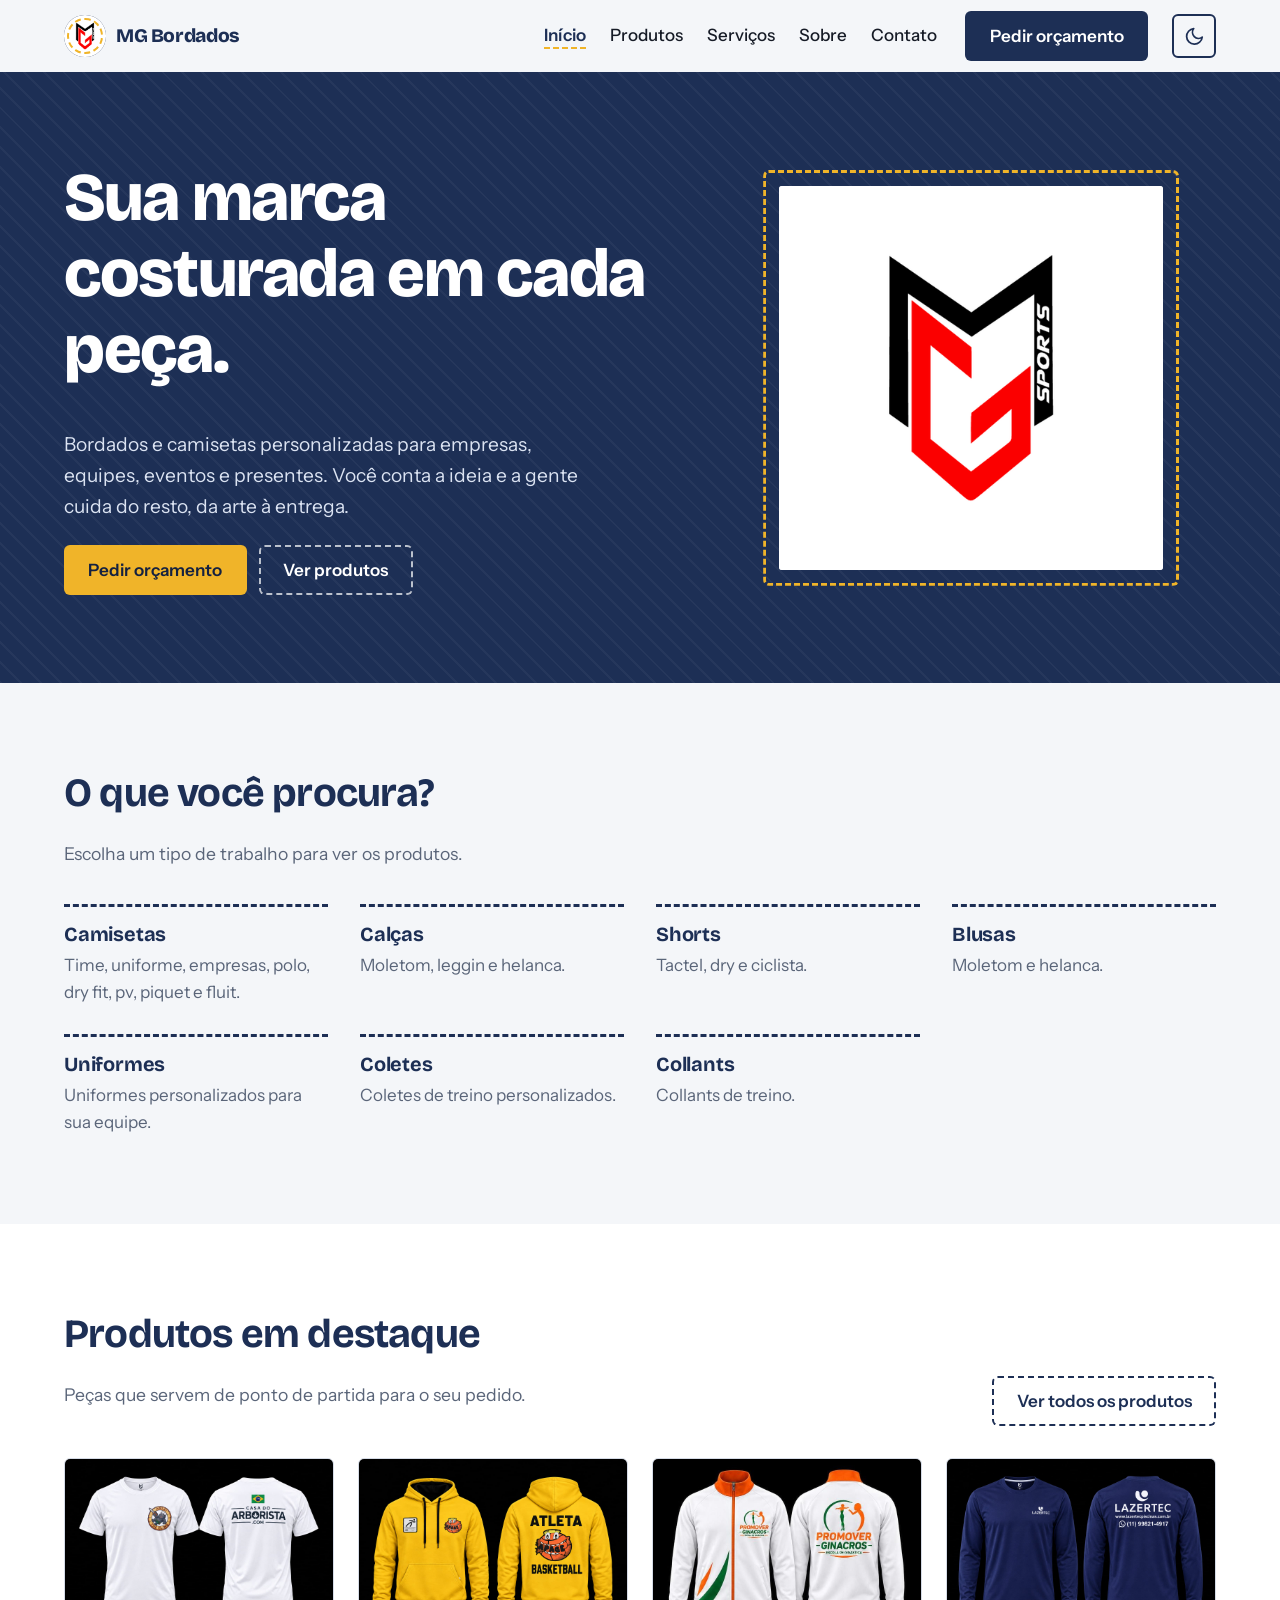
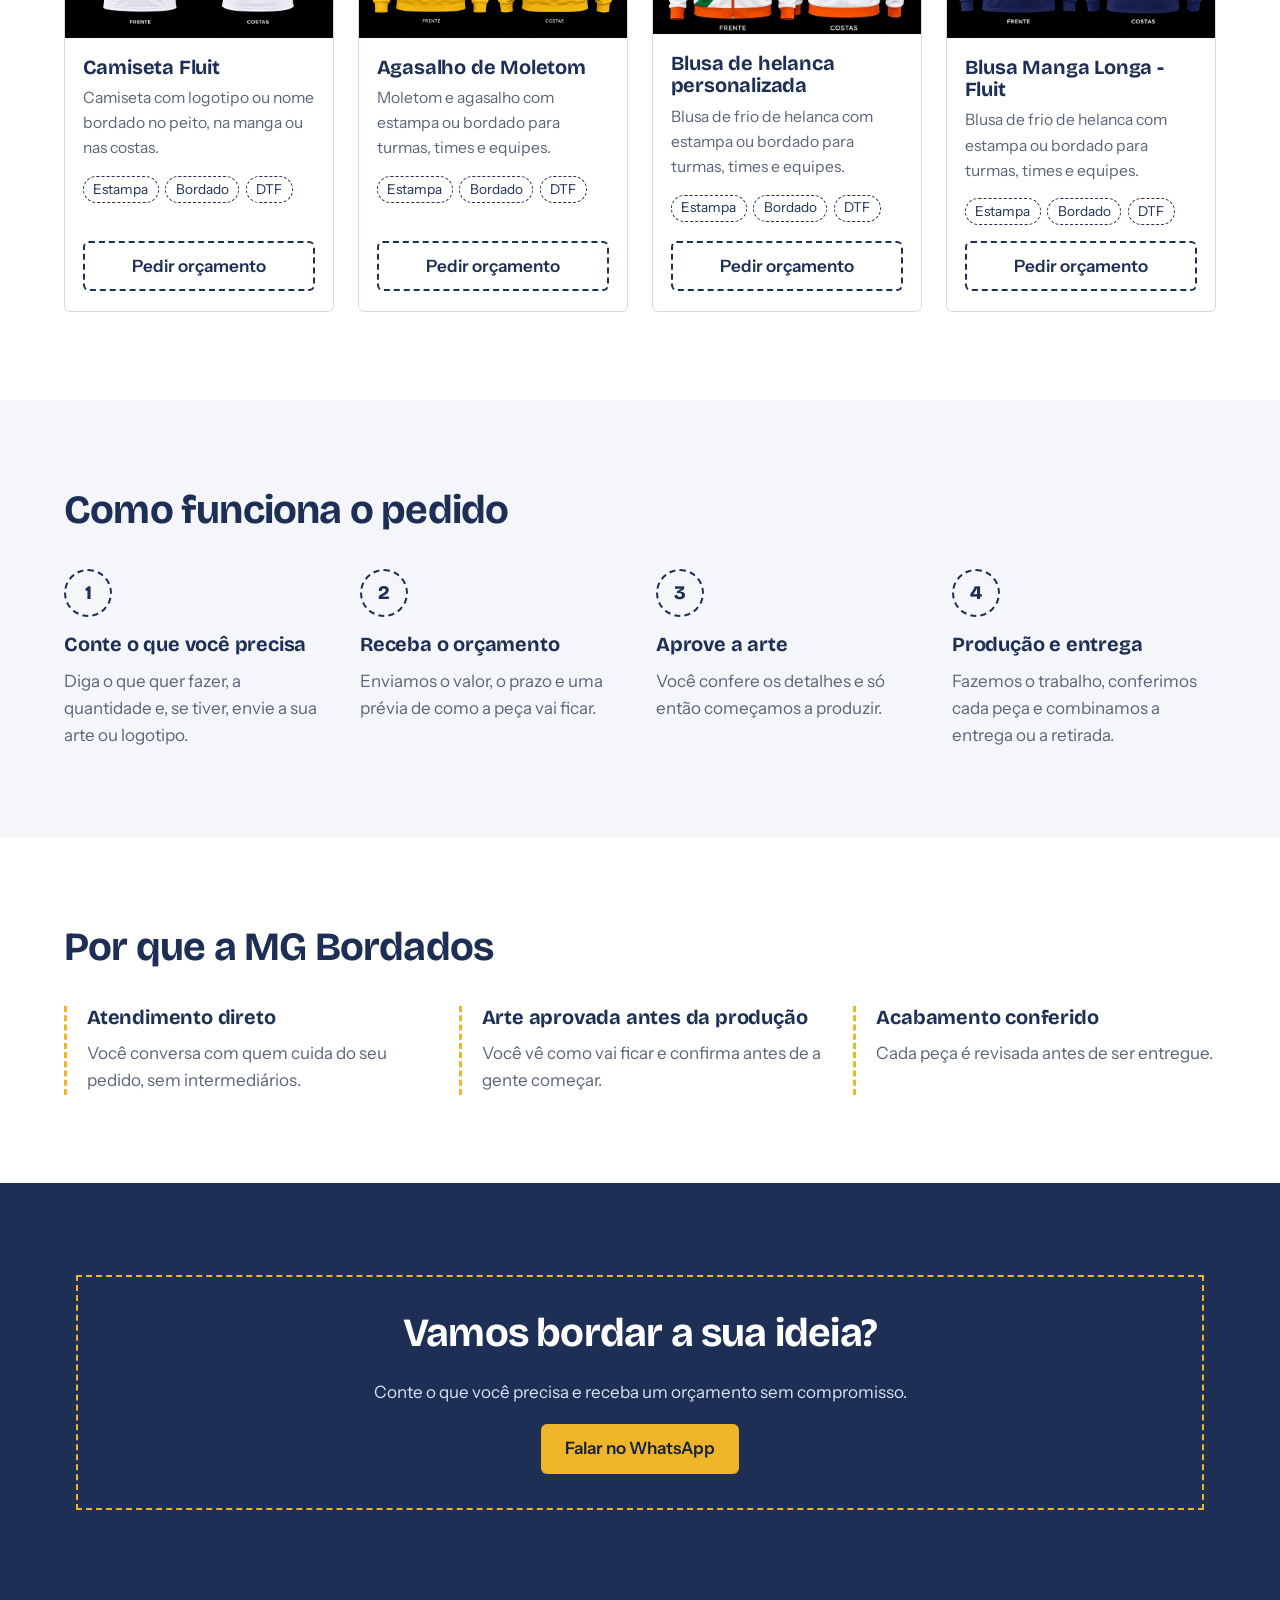
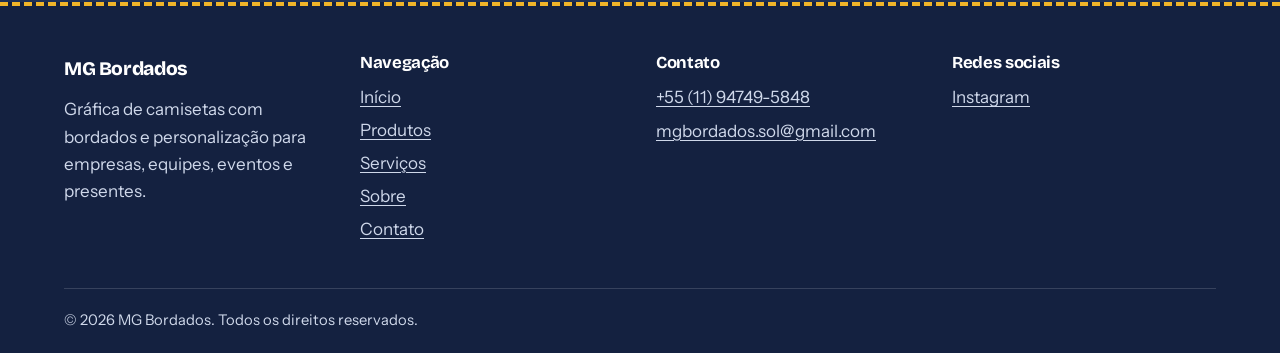
<file: index.html>
<!DOCTYPE html>
<html lang="pt-BR">
<head>
  <meta charset="utf-8">
  <meta name="viewport" content="width=device-width, initial-scale=1">
  <title>MG Bordados</title>
  <meta name="description" content="">
  <meta name="color-scheme" content="light dark">
  <script>try{var t=localStorage.getItem("mg-tema");if(t!=="claro"&&t!=="escuro")t=matchMedia("(prefers-color-scheme: dark)").matches?"escuro":"claro";document.documentElement.dataset.tema=t}catch(e){}</script>
  <link rel="icon" href="imagens/padrao.svg" type="image/svg+xml">
  <link rel="preconnect" href="https://fonts.googleapis.com">
  <link rel="preconnect" href="https://fonts.gstatic.com" crossorigin>
  <link rel="stylesheet" href="https://fonts.googleapis.com/css2?family=Bricolage+Grotesque:wght@600;700;800&family=Instrument+Sans:wght@400;500;600&display=swap">
  <link rel="stylesheet" href="css/estilo.css">
</head>
<body data-pagina="home">
  <a class="pular" href="#conteudo" id="pular"></a>
  <header class="cabecalho" id="cabecalho"></header>
  <main id="conteudo" tabindex="-1"></main>
  <footer class="rodape" id="rodape"></footer>
  <noscript><p class="aviso-js">Este site precisa do JavaScript ativado para mostrar o conteúdo.</p></noscript>
  <script src="js/app.js" defer></script>
</body>
</html>
</file>
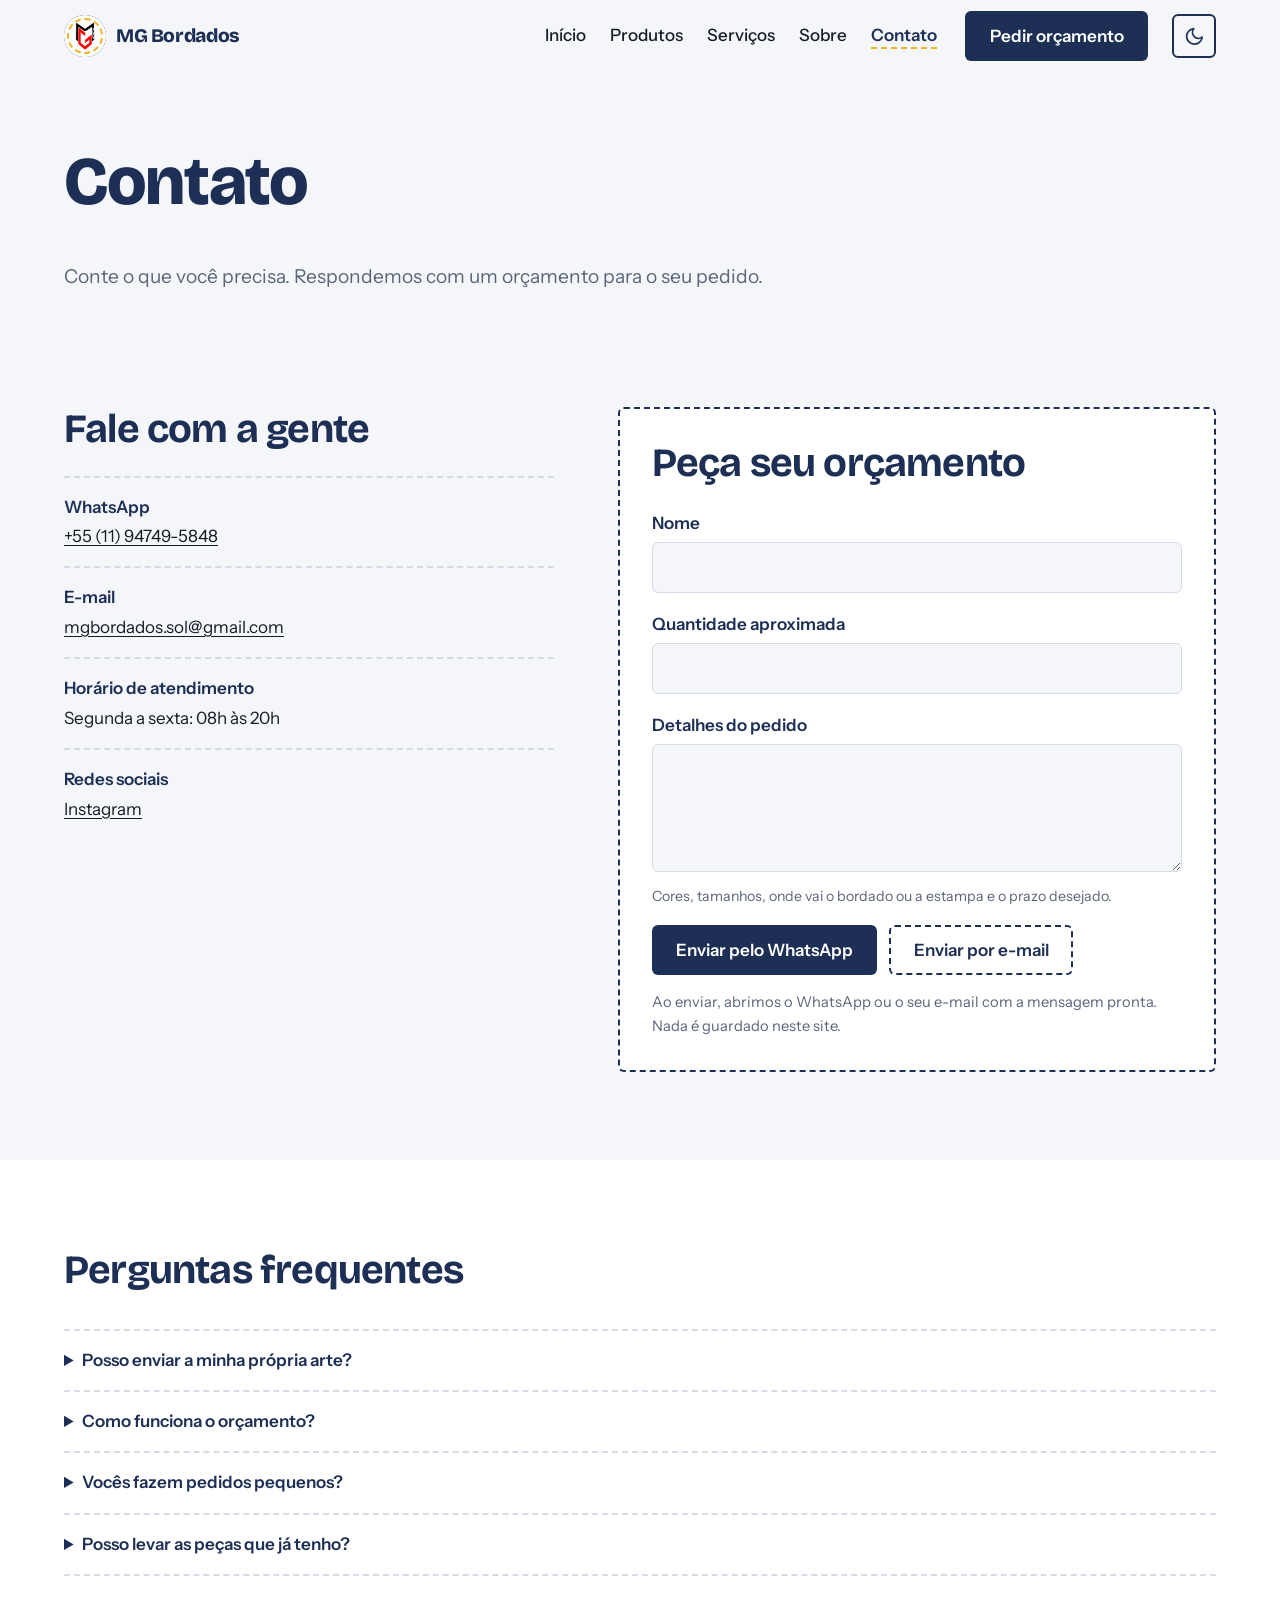
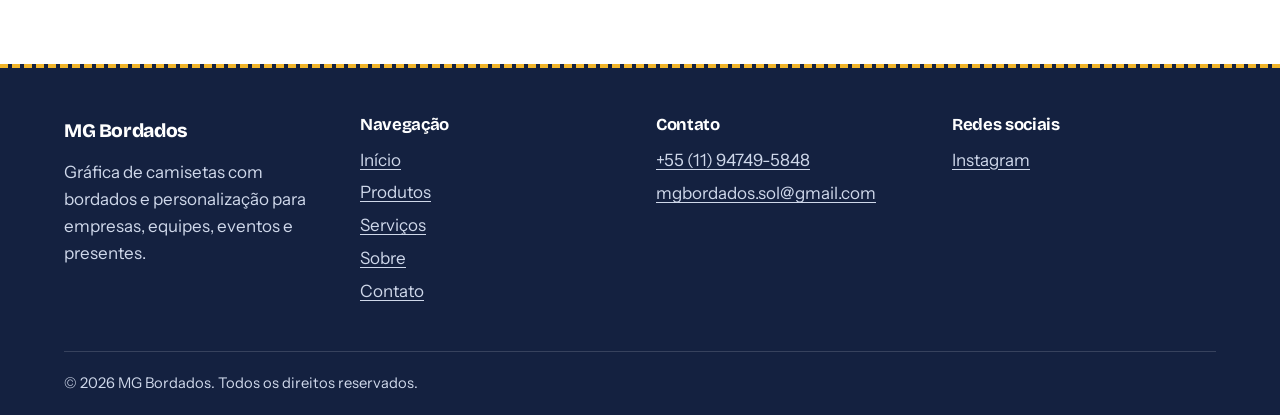
<file: contato.html>
<!DOCTYPE html>
<html lang="pt-BR">
<head>
  <meta charset="utf-8">
  <meta name="viewport" content="width=device-width, initial-scale=1">
  <title>MG Bordados</title>
  <meta name="description" content="">
  <meta name="color-scheme" content="light dark">
  <script>try{var t=localStorage.getItem("mg-tema");if(t!=="claro"&&t!=="escuro")t=matchMedia("(prefers-color-scheme: dark)").matches?"escuro":"claro";document.documentElement.dataset.tema=t}catch(e){}</script>
  <link rel="icon" href="imagens/padrao.svg" type="image/svg+xml">
  <link rel="preconnect" href="https://fonts.googleapis.com">
  <link rel="preconnect" href="https://fonts.gstatic.com" crossorigin>
  <link rel="stylesheet" href="https://fonts.googleapis.com/css2?family=Bricolage+Grotesque:wght@600;700;800&family=Instrument+Sans:wght@400;500;600&display=swap">
  <link rel="stylesheet" href="css/estilo.css">
</head>
<body data-pagina="contato">
  <a class="pular" href="#conteudo" id="pular"></a>
  <header class="cabecalho" id="cabecalho"></header>
  <main id="conteudo" tabindex="-1"></main>
  <footer class="rodape" id="rodape"></footer>
  <noscript><p class="aviso-js">Este site precisa do JavaScript ativado para mostrar o conteúdo.</p></noscript>
  <script src="js/app.js" defer></script>
</body>
</html>
</file>
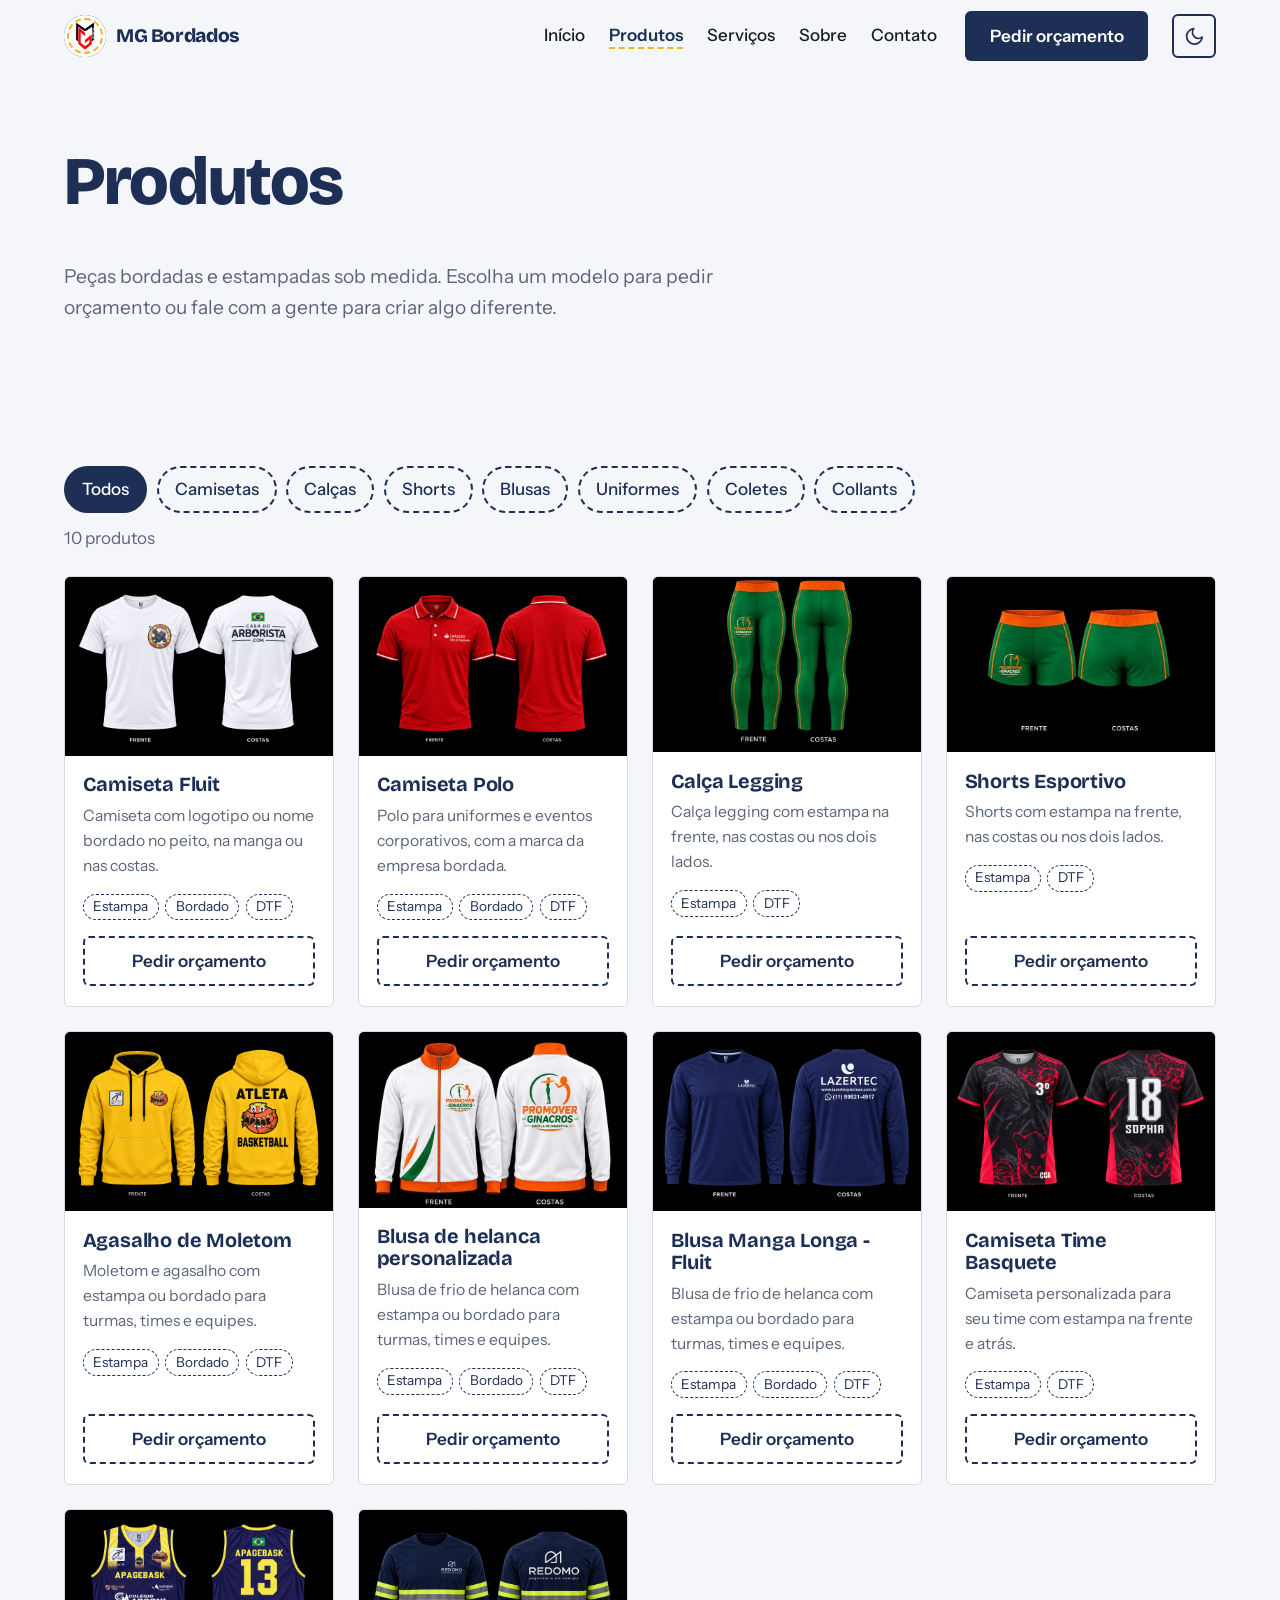
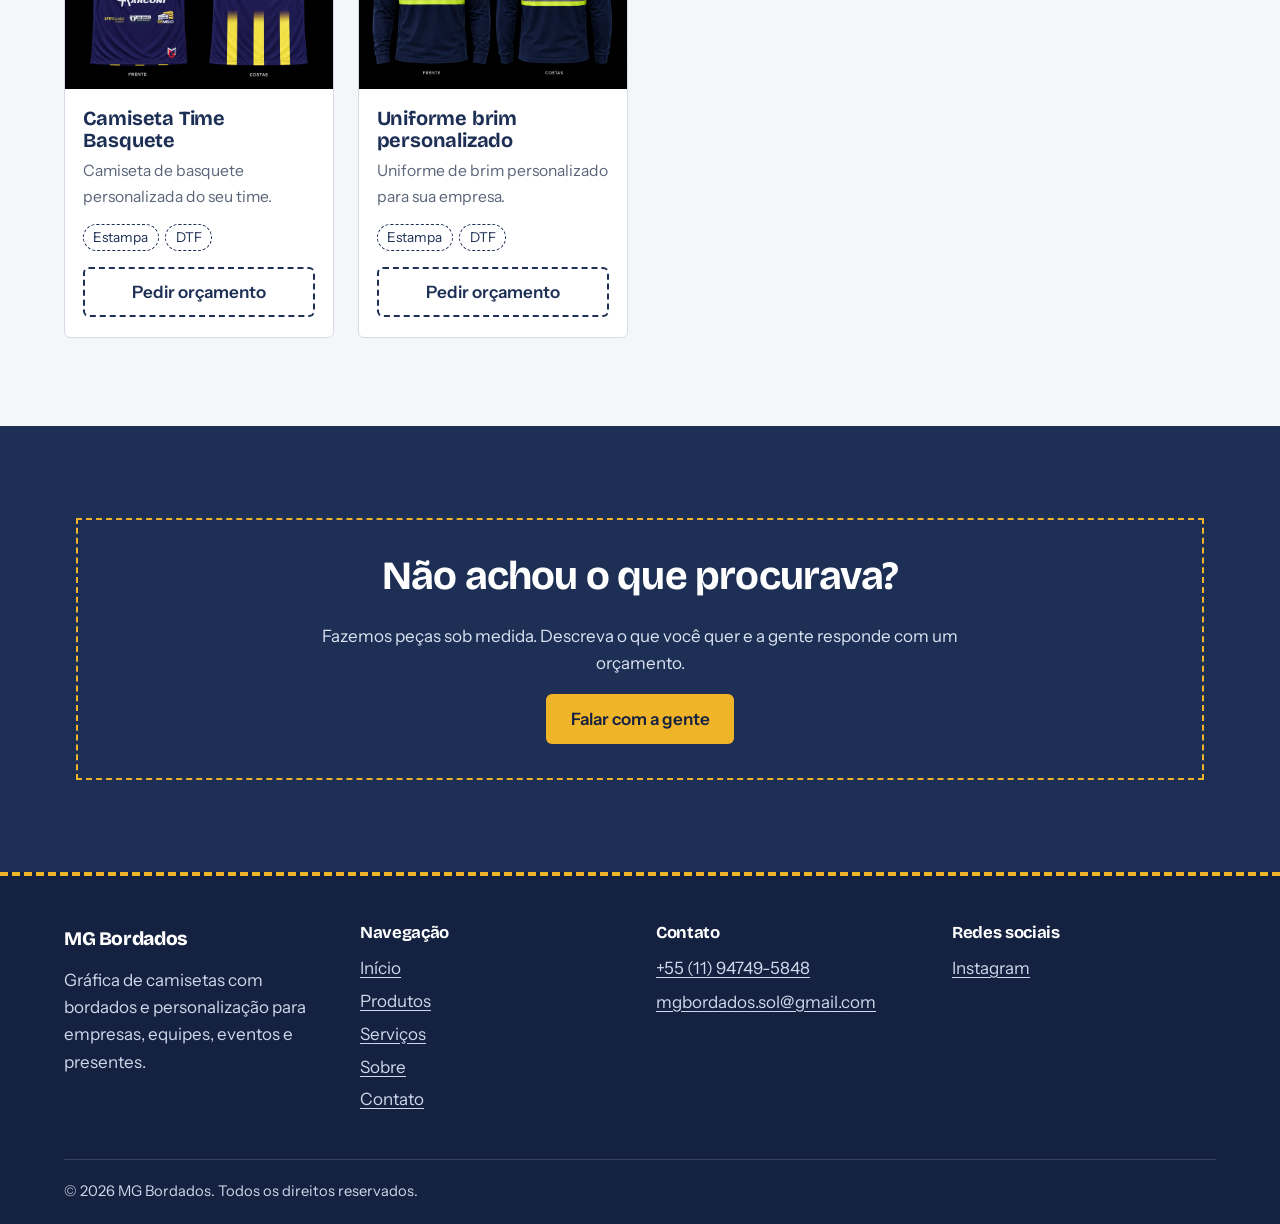
<file: produtos.html>
<!DOCTYPE html>
<html lang="pt-BR">
<head>
  <meta charset="utf-8">
  <meta name="viewport" content="width=device-width, initial-scale=1">
  <title>MG Bordados</title>
  <meta name="description" content="">
  <meta name="color-scheme" content="light dark">
  <script>try{var t=localStorage.getItem("mg-tema");if(t!=="claro"&&t!=="escuro")t=matchMedia("(prefers-color-scheme: dark)").matches?"escuro":"claro";document.documentElement.dataset.tema=t}catch(e){}</script>
  <link rel="icon" href="imagens/padrao.svg" type="image/svg+xml">
  <link rel="preconnect" href="https://fonts.googleapis.com">
  <link rel="preconnect" href="https://fonts.gstatic.com" crossorigin>
  <link rel="stylesheet" href="https://fonts.googleapis.com/css2?family=Bricolage+Grotesque:wght@600;700;800&family=Instrument+Sans:wght@400;500;600&display=swap">
  <link rel="stylesheet" href="css/estilo.css">
</head>
<body data-pagina="produtos">
  <a class="pular" href="#conteudo" id="pular"></a>
  <header class="cabecalho" id="cabecalho"></header>
  <main id="conteudo" tabindex="-1"></main>
  <footer class="rodape" id="rodape"></footer>
  <noscript><p class="aviso-js">Este site precisa do JavaScript ativado para mostrar o conteúdo.</p></noscript>
  <script src="js/app.js" defer></script>
</body>
</html>
</file>
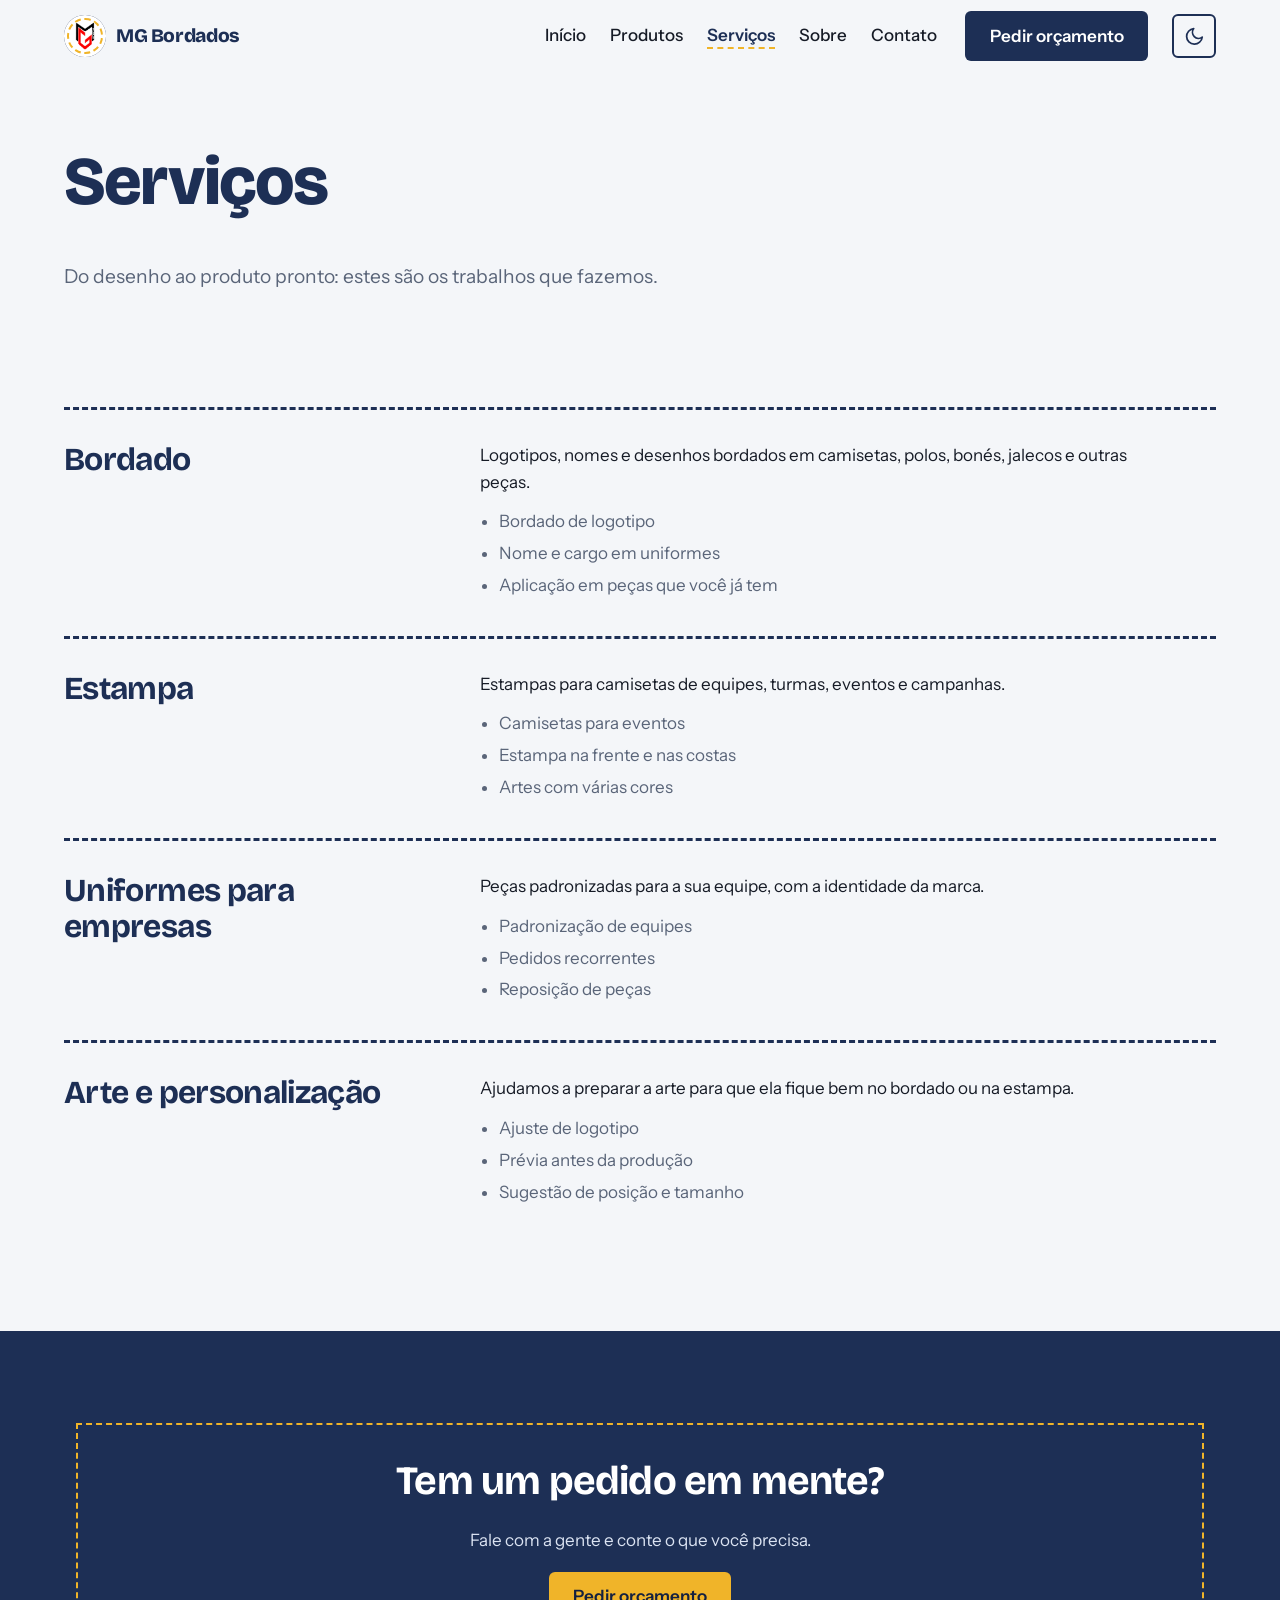
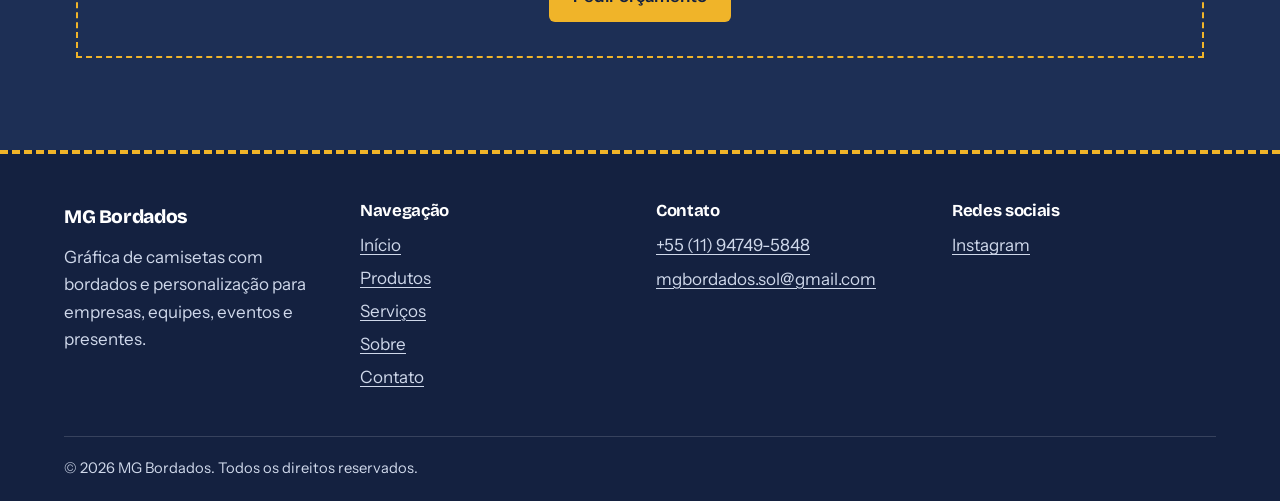
<file: servicos.html>
<!DOCTYPE html>
<html lang="pt-BR">
<head>
  <meta charset="utf-8">
  <meta name="viewport" content="width=device-width, initial-scale=1">
  <title>MG Bordados</title>
  <meta name="description" content="">
  <meta name="color-scheme" content="light dark">
  <script>try{var t=localStorage.getItem("mg-tema");if(t!=="claro"&&t!=="escuro")t=matchMedia("(prefers-color-scheme: dark)").matches?"escuro":"claro";document.documentElement.dataset.tema=t}catch(e){}</script>
  <link rel="icon" href="imagens/padrao.svg" type="image/svg+xml">
  <link rel="preconnect" href="https://fonts.googleapis.com">
  <link rel="preconnect" href="https://fonts.gstatic.com" crossorigin>
  <link rel="stylesheet" href="https://fonts.googleapis.com/css2?family=Bricolage+Grotesque:wght@600;700;800&family=Instrument+Sans:wght@400;500;600&display=swap">
  <link rel="stylesheet" href="css/estilo.css">
</head>
<body data-pagina="servicos">
  <a class="pular" href="#conteudo" id="pular"></a>
  <header class="cabecalho" id="cabecalho"></header>
  <main id="conteudo" tabindex="-1"></main>
  <footer class="rodape" id="rodape"></footer>
  <noscript><p class="aviso-js">Este site precisa do JavaScript ativado para mostrar o conteúdo.</p></noscript>
  <script src="js/app.js" defer></script>
</body>
</html>
</file>
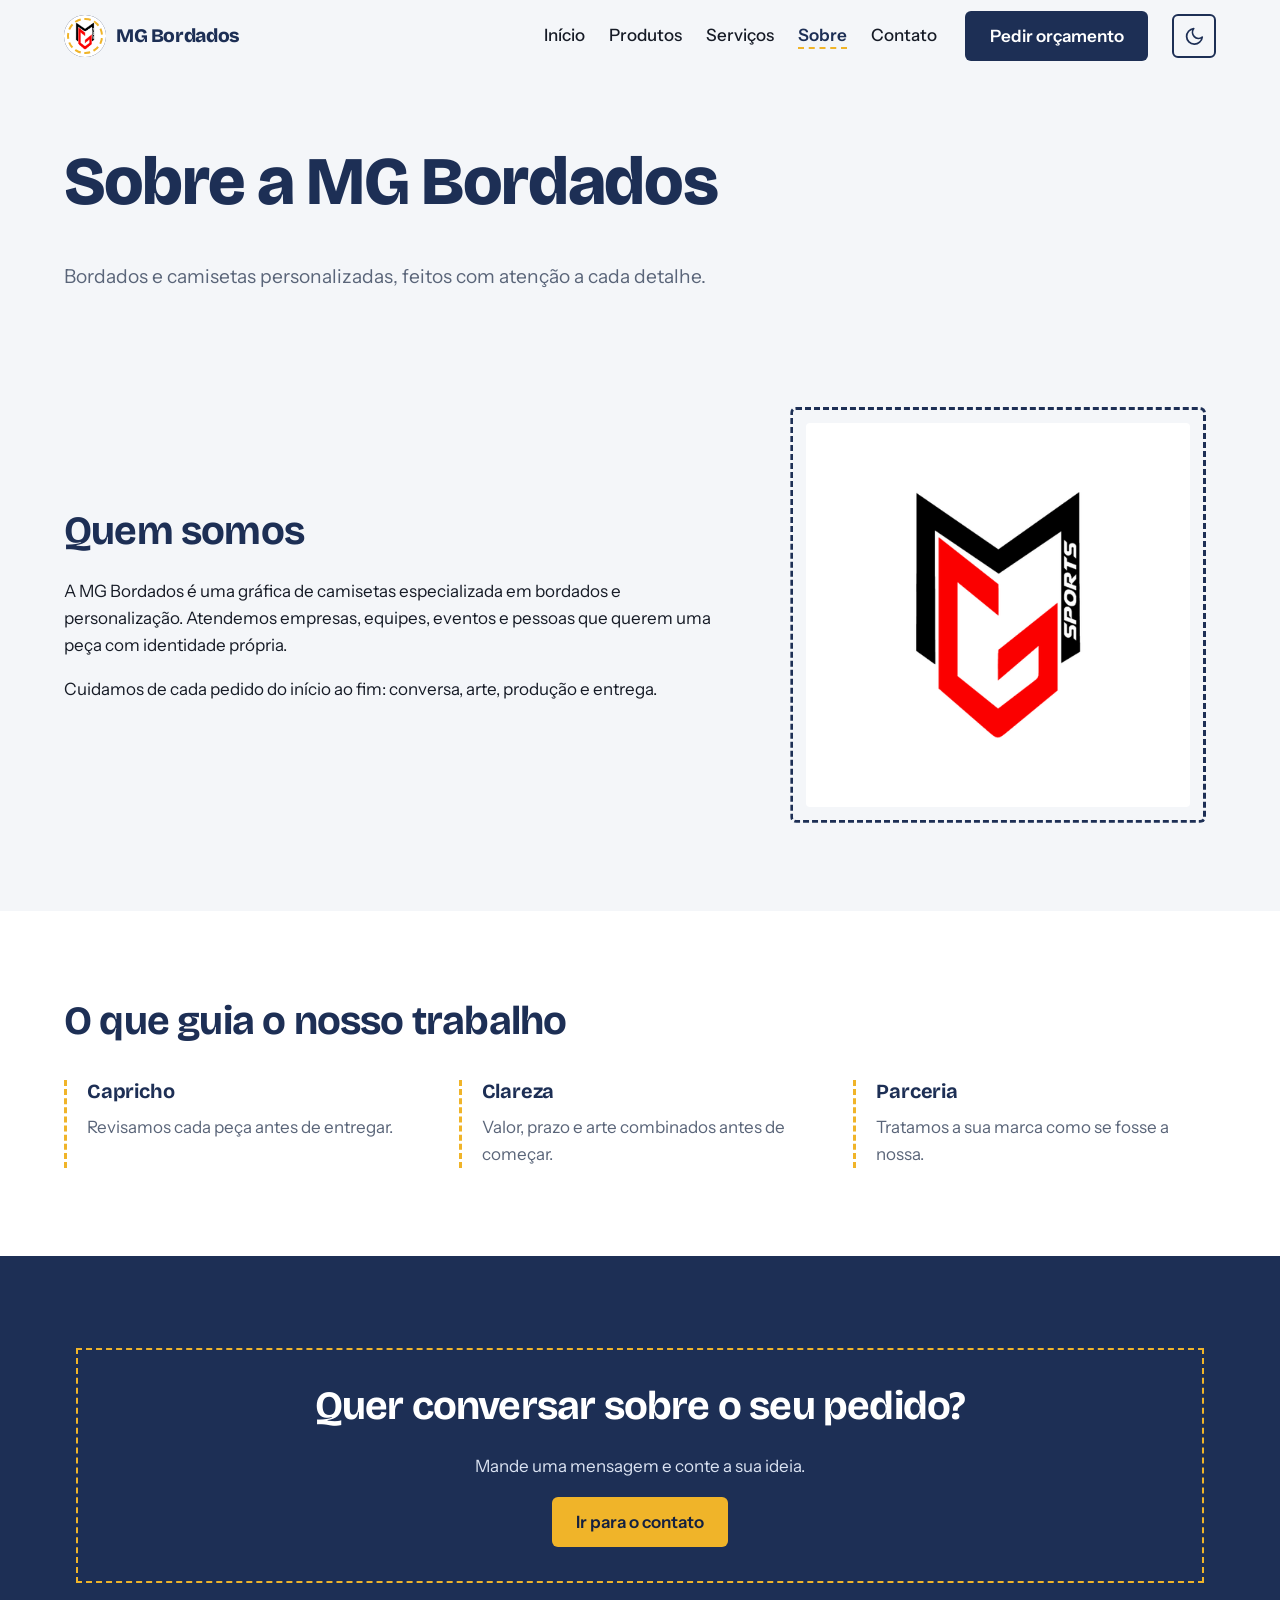
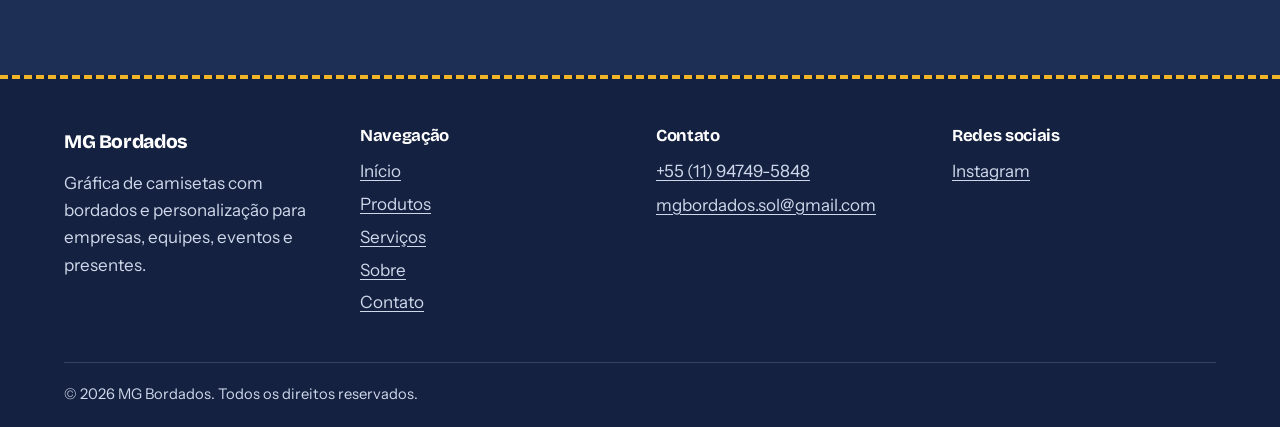
<file: sobre.html>
<!DOCTYPE html>
<html lang="pt-BR">
<head>
  <meta charset="utf-8">
  <meta name="viewport" content="width=device-width, initial-scale=1">
  <title>MG Bordados</title>
  <meta name="description" content="">
  <meta name="color-scheme" content="light dark">
  <script>try{var t=localStorage.getItem("mg-tema");if(t!=="claro"&&t!=="escuro")t=matchMedia("(prefers-color-scheme: dark)").matches?"escuro":"claro";document.documentElement.dataset.tema=t}catch(e){}</script>
  <link rel="icon" href="imagens/padrao.svg" type="image/svg+xml">
  <link rel="preconnect" href="https://fonts.googleapis.com">
  <link rel="preconnect" href="https://fonts.gstatic.com" crossorigin>
  <link rel="stylesheet" href="https://fonts.googleapis.com/css2?family=Bricolage+Grotesque:wght@600;700;800&family=Instrument+Sans:wght@400;500;600&display=swap">
  <link rel="stylesheet" href="css/estilo.css">
</head>
<body data-pagina="sobre">
  <a class="pular" href="#conteudo" id="pular"></a>
  <header class="cabecalho" id="cabecalho"></header>
  <main id="conteudo" tabindex="-1"></main>
  <footer class="rodape" id="rodape"></footer>
  <noscript><p class="aviso-js">Este site precisa do JavaScript ativado para mostrar o conteúdo.</p></noscript>
  <script src="js/app.js" defer></script>
</body>
</html>
</file>
<file: css/estilo.css>
/* MG Bordados — estilos. As cores podem ser trocadas em config/site.json. */

:root {
  --denim: #1d2f55;
  --denim-escuro: #142140;
  --ouro: #f0b429;
  --linho: #f4f6f9;
  --tinta: #161b26;
  --coral: #d94f4f;
  --branco: #ffffff;
  --borda: #d5dbe6;
  --suave: #5a6579;

  /* Papéis de cor (trocam no tema escuro) */
  --fundo: var(--linho);
  --superficie: var(--branco);
  --texto: var(--tinta);
  --titulo: var(--denim);
  --linha: var(--denim);
  --campo: var(--linho);
  --costura: var(--costura);
  --botao-fundo: var(--denim);
  --botao-texto: #ffffff;
  --botao-hover: var(--denim-escuro);
  color-scheme: light;

  --fonte-titulo: "Bricolage Grotesque", "Trebuchet MS", system-ui, sans-serif;
  --fonte-texto: "Instrument Sans", system-ui, -apple-system, "Segoe UI", Roboto, sans-serif;

  --raio: 6px;
  --largura: 72rem;
}

/* Tema escuro: valores padrão; podem ser trocados em config/site.json (coresEscuro) */
:root[data-tema="escuro"] {
  --fundo: #0f1522;
  --superficie: #172033;
  --texto: #e4e9f2;
  --titulo: #eef2fb;
  --suave: #a5b0c6;
  --borda: #2c3852;
  --linha: #8fa8dc;
  --campo: #0f1522;
  --costura: rgba(240, 180, 41, 0.4);
  --botao-fundo: var(--ouro);
  --botao-texto: var(--denim-escuro);
  --botao-hover: #ffc94d;
  color-scheme: dark;
}

*, *::before, *::after { box-sizing: border-box; }

html { scroll-behavior: smooth; }

body {
  margin: 0;
  font-family: var(--fonte-texto);
  font-size: 1.0625rem;
  line-height: 1.6;
  color: var(--texto);
  background: var(--fundo);
  -webkit-font-smoothing: antialiased;
}

img { max-width: 100%; height: auto; display: block; }

h1, h2, h3 {
  font-family: var(--fonte-titulo);
  line-height: 1.12;
  letter-spacing: -0.02em;
  margin: 0 0 0.6em;
  color: var(--titulo);
}
h1 { font-size: clamp(2.3rem, 6vw, 4.25rem); font-weight: 800; }
h2 { font-size: clamp(1.7rem, 3.6vw, 2.5rem); font-weight: 700; }
h3 { font-size: 1.25rem; font-weight: 700; letter-spacing: -0.01em; }

p { margin: 0 0 1em; max-width: 62ch; }
p, li, dd, summary, h1, h2, h3 { white-space: pre-line; }

a { color: inherit; }

:focus-visible {
  outline: 3px solid var(--linha);
  outline-offset: 3px;
}
.hero :focus-visible,
.chamada :focus-visible,
.rodape :focus-visible {
  outline-color: var(--ouro);
}

.container {
  width: min(100% - 2rem, var(--largura));
  margin-inline: auto;
}

.pular {
  position: absolute;
  left: 1rem;
  top: -4rem;
  z-index: 100;
  background: var(--denim);
  color: var(--branco);
  padding: 0.6rem 1rem;
  border-radius: var(--raio);
}
.pular:focus { top: 1rem; }

.aviso-js, .erro-carregar {
  margin: 2rem auto;
  width: min(100% - 2rem, 40rem);
  padding: 1rem 1.25rem;
  border: 2px dashed var(--coral);
  border-radius: var(--raio);
  background: var(--superficie);
}

/* ---------- Cabeçalho ---------- */

.cabecalho {
  position: sticky;
  top: 0;
  z-index: 50;
  background: var(--fundo);
  border-bottom: 2px dashed var(--costura);
}

.cabecalho-linha {
  display: flex;
  align-items: center;
  justify-content: space-between;
  gap: 1rem;
  min-height: 4.5rem;
}

.marca {
  display: inline-flex;
  align-items: center;
  gap: 0.65rem;
  text-decoration: none;
  font-family: var(--fonte-titulo);
  font-weight: 800;
  font-size: 1.2rem;
  letter-spacing: -0.02em;
  color: var(--titulo);
}

.marca-selo {
  display: grid;
  place-items: center;
  width: 2.6rem;
  height: 2.6rem;
  border-radius: 50%;
  background: var(--denim);
  color: var(--ouro);
  font-size: 0.95rem;
  outline: 2px dashed var(--ouro);
  outline-offset: -5px;
}
.marca-selo img { width: 100%; height: 100%; object-fit: cover; border-radius: 50%; }

.menu-botao {
  display: inline-grid;
  place-items: center;
  width: 2.75rem;
  height: 2.75rem;
  border: 2px solid var(--linha);
  border-radius: var(--raio);
  background: transparent;
  color: var(--titulo);
  cursor: pointer;
}
.menu-botao span,
.menu-botao span::before,
.menu-botao span::after {
  display: block;
  width: 1.25rem;
  height: 2px;
  background: currentColor;
  content: "";
  position: relative;
}
.menu-botao span::before { position: absolute; top: -6px; }
.menu-botao span::after { position: absolute; top: 6px; }

.navegacao {
  display: none;
  position: absolute;
  left: 0;
  right: 0;
  top: 100%;
  background: var(--fundo);
  border-bottom: 2px dashed var(--costura);
  padding: 0.5rem 1rem 1.25rem;
}
.navegacao.aberto { display: block; }

.navegacao ul {
  list-style: none;
  margin: 0;
  padding: 0;
}
.navegacao li a.link {
  display: block;
  padding: 0.75rem 0;
  font-weight: 500;
  text-decoration: none;
}
.navegacao li a.link[aria-current="page"] {
  color: var(--titulo);
  font-weight: 600;
  text-decoration: underline dashed 2px;
  text-underline-offset: 0.35em;
  text-decoration-color: var(--ouro);
}
.navegacao .botao { margin-top: 0.75rem; }

@media (min-width: 56rem) {
  .menu-botao { display: none; }
  .cabecalho-linha { gap: 1.5rem; }
  .navegacao {
    display: flex;
    align-items: center;
    gap: 1.75rem;
    position: static;
    background: transparent;
    border: 0;
    padding: 0;
    margin-left: auto;
  }
  .navegacao ul { display: flex; gap: 1.5rem; }
  .navegacao li a.link { padding: 0.25rem 0; }
  .navegacao .botao { margin-top: 0; }
  .navegacao li a.link:hover {
    text-decoration: underline dashed 2px;
    text-underline-offset: 0.35em;
    text-decoration-color: var(--linha);
  }
}

.cabecalho-acoes { display: flex; align-items: center; gap: 0.5rem; }

.tema-botao {
  display: inline-grid;
  place-items: center;
  width: 2.75rem;
  height: 2.75rem;
  border: 2px solid var(--linha);
  border-radius: var(--raio);
  background: transparent;
  color: var(--titulo);
  cursor: pointer;
}
.tema-botao svg {
  width: 1.3rem;
  height: 1.3rem;
  fill: none;
  stroke: currentColor;
  stroke-width: 2;
  stroke-linecap: round;
  stroke-linejoin: round;
}
.tema-botao .icone-sol { display: none; }
:root[data-tema="escuro"] .tema-botao .icone-sol { display: block; }
:root[data-tema="escuro"] .tema-botao .icone-lua { display: none; }

/* Fotos e imagem padrão ficam menos ofuscantes no tema escuro */
:root[data-tema="escuro"] .produto img,
:root[data-tema="escuro"] .moldura img { filter: brightness(0.9); }

/* ---------- Botões ---------- */

.botao {
  display: inline-flex;
  align-items: center;
  justify-content: center;
  padding: 0.8rem 1.4rem;
  font: inherit;
  font-weight: 600;
  line-height: 1.2;
  text-decoration: none;
  border: 2px solid transparent;
  border-radius: var(--raio);
  cursor: pointer;
  transition: background-color 0.15s, color 0.15s, border-color 0.15s;
}
.botao--denim { background: var(--botao-fundo); color: var(--botao-texto); }
.botao--denim:hover { background: var(--botao-hover); }
.botao--ouro { background: var(--ouro); color: var(--denim-escuro); }
.botao--ouro:hover { background: #ffc94d; }
.botao--claro { border: 2px dashed rgba(255, 255, 255, 0.7); color: var(--branco); }
.botao--claro:hover { background: rgba(255, 255, 255, 0.1); }
.botao--contorno { border: 2px dashed var(--linha); color: var(--titulo); background: transparent; }
.botao--contorno:hover { background: var(--linha); color: var(--fundo); }

.acoes { display: flex; flex-wrap: wrap; gap: 0.75rem; margin-top: 1.5rem; }

/* ---------- Hero ---------- */

.hero {
  background-color: var(--denim);
  background-image: repeating-linear-gradient(45deg, rgba(255, 255, 255, 0.04) 0 2px, transparent 2px 14px);
  color: var(--branco);
  padding-block: clamp(2.5rem, 7vw, 5.5rem);
  overflow: hidden;
}
.hero h1 { color: var(--branco); }

.hero-grade {
  display: grid;
  gap: 2.5rem;
  align-items: center;
}
.hero-sub { font-size: 1.2rem; color: #dbe3f2; max-width: 34rem; }

@media (min-width: 56rem) {
  .hero-grade { grid-template-columns: 1.1fr 0.9fr; gap: 4rem; }
}

.moldura {
  position: relative;
  padding: 1rem;
  max-width: 26rem;
  justify-self: center;
  width: 100%;
}
.moldura::before {
  content: "";
  position: absolute;
  inset: 0;
  border: 3px dashed var(--ouro);
  border-radius: var(--raio);
  animation: costura 1.6s ease-out 0.2s both;
}
.moldura img {
  position: relative;
  width: 100%;
  height: auto;
  max-height: 34rem;
  object-fit: contain; /* mostra a imagem inteira, com a proporção original */
  border-radius: 3px;
  background: #e6ebf3;
}

@keyframes costura {
  from { clip-path: inset(0 100% 0 0); }
  to { clip-path: inset(0 0 0 0); }
}

/* ---------- Seções ---------- */

.secao { padding-block: clamp(3rem, 7vw, 5.5rem); }
.secao--branca { background: var(--superficie); }

.secao-cabecalho { max-width: 40rem; margin-bottom: 2.25rem; }
.secao-cabecalho p { color: var(--suave); font-size: 1.1rem; }

.topo-pagina {
  padding-block: clamp(2.5rem, 6vw, 4.5rem) 0.5rem;
}
.topo-pagina p { font-size: 1.2rem; color: var(--suave); max-width: 44rem; }

/* Categorias (home) */
.categorias {
  display: grid;
  gap: 1.75rem 2rem;
  grid-template-columns: repeat(auto-fit, minmax(14rem, 1fr));
}
.categoria {
  display: block;
  text-decoration: none;
  padding-top: 1rem;
  border-top: 3px dashed var(--linha);
}
.categoria h3 { margin-bottom: 0.3em; }
.categoria p { color: var(--suave); margin: 0; }
.categoria:hover h3 { text-decoration: underline dashed 2px; text-underline-offset: 0.2em; text-decoration-color: var(--ouro); }

/* Produtos */
.grade-produtos {
  display: grid;
  gap: 1.5rem;
  grid-template-columns: repeat(auto-fill, minmax(15rem, 1fr));
}
.produto {
  display: flex;
  flex-direction: column;
  background: var(--superficie);
  border: 1px solid var(--borda);
  border-radius: var(--raio);
  overflow: hidden;
}
.produto img {
  width: 100%;
  height: auto;
  max-height: 34rem;
  object-fit: contain; /* mostra a imagem inteira, com a proporção original */
  background: #e6ebf3;
}
.produto-corpo {
  display: flex;
  flex-direction: column;
  flex: 1;
  padding: 1.1rem 1.1rem 1.25rem;
}
.produto-corpo h3 { margin-bottom: 0.35em; }
.produto-corpo p { color: var(--suave); font-size: 0.98rem; }
.produto-corpo .botao { margin-top: auto; }

.tecnicas {
  list-style: none;
  display: flex;
  flex-wrap: wrap;
  gap: 0.4rem;
  margin: 0 0 1rem;
  padding: 0;
}
.tecnicas li {
  padding: 0.1rem 0.6rem;
  font-size: 0.85rem;
  border: 1.5px dashed var(--linha);
  border-radius: 999px;
  color: var(--titulo);
}

.filtros {
  display: flex;
  flex-wrap: wrap;
  gap: 0.6rem;
  margin: 1.75rem 0 0.75rem;
}
.filtro {
  padding: 0.5rem 1rem;
  font: inherit;
  font-weight: 500;
  color: var(--titulo);
  background: transparent;
  border: 2px dashed var(--linha);
  border-radius: 999px;
  cursor: pointer;
}
.filtro[aria-pressed="true"] {
  background: var(--botao-fundo);
  color: var(--botao-texto);
  border-style: solid;
}
.contagem { color: var(--suave); margin: 0 0 1.5rem; }

.cabecalho-destaques {
  display: flex;
  flex-wrap: wrap;
  align-items: flex-end;
  justify-content: space-between;
  gap: 1rem;
  margin-bottom: 2rem;
}
.cabecalho-destaques .secao-cabecalho { margin-bottom: 0; }

/* Passos (sequência real: numeração faz sentido) */
.passos {
  list-style: none;
  counter-reset: passo;
  display: grid;
  gap: 2rem;
  margin: 0;
  padding: 0;
  grid-template-columns: repeat(auto-fit, minmax(14rem, 1fr));
}
.passos li { counter-increment: passo; }
.passos li::before {
  content: counter(passo);
  display: grid;
  place-items: center;
  width: 3rem;
  height: 3rem;
  margin-bottom: 1rem;
  border: 2px dashed var(--linha);
  border-radius: 50%;
  font-family: var(--fonte-titulo);
  font-weight: 800;
  font-size: 1.2rem;
  color: var(--titulo);
}
.passos p { color: var(--suave); margin: 0; }

/* Diferenciais e valores */
.itens {
  display: grid;
  gap: 2rem;
  grid-template-columns: repeat(auto-fit, minmax(15rem, 1fr));
}
.item {
  padding-left: 1.25rem;
  border-left: 3px dashed var(--ouro);
}
.item p { color: var(--suave); margin: 0; }

/* Chamada final */
.chamada {
  background: var(--denim);
  color: var(--branco);
  padding-block: clamp(3rem, 7vw, 5rem);
}
.chamada-caixa {
  padding: clamp(1.5rem, 4vw, 3rem);
  outline: 2px dashed var(--ouro);
  outline-offset: -0.9rem;
  text-align: center;
  display: flex;
  flex-direction: column;
  align-items: center;
}
.chamada h2 { color: var(--branco); }
.chamada p { color: #dbe3f2; }

/* Serviços */
.servico {
  display: grid;
  gap: 1rem 3rem;
  padding-block: 2rem;
  border-top: 3px dashed var(--linha);
}
.servico h2 { margin: 0; font-size: clamp(1.5rem, 3vw, 2rem); }
.servico p { margin-bottom: 0.75rem; }
.servico ul { margin: 0; padding-left: 1.2rem; color: var(--suave); }
.servico li { margin-bottom: 0.3rem; }
@media (min-width: 48rem) {
  .servico { grid-template-columns: 1fr 2fr; }
}

/* Sobre */
.sobre-grade {
  display: grid;
  gap: 2.5rem;
  align-items: center;
}
@media (min-width: 56rem) {
  .sobre-grade { grid-template-columns: 1.2fr 0.8fr; gap: 4rem; }
}
.moldura--escura::before { border-color: var(--linha); }

/* Contato */
.contato-grade {
  display: grid;
  gap: 3rem;
}
@media (min-width: 56rem) {
  .contato-grade { grid-template-columns: 0.9fr 1.1fr; gap: 4rem; align-items: start; }
}

.info-lista { margin: 0; }
.info-lista div {
  padding-block: 1rem;
  border-top: 2px dashed var(--borda);
}
.info-lista dt { font-weight: 600; color: var(--titulo); margin-bottom: 0.15rem; }
.info-lista dd { margin: 0; color: var(--texto); }
.info-lista a { text-underline-offset: 0.2em; }
.info-lista ul { list-style: none; margin: 0; padding: 0; }

.mapa {
  width: 100%;
  height: 16rem;
  margin-top: 1rem;
  border: 0;
  border-radius: var(--raio);
}

.formulario {
  padding: clamp(1.25rem, 3vw, 2rem);
  background: var(--superficie);
  border: 2px dashed var(--linha);
  border-radius: var(--raio);
}
.campo { margin-bottom: 1.1rem; }
.campo label { display: block; font-weight: 600; margin-bottom: 0.3rem; color: var(--titulo); }
.campo input, .campo select, .campo textarea {
  width: 100%;
  padding: 0.7rem 0.8rem;
  font: inherit;
  color: var(--texto);
  background: var(--campo);
  border: 1.5px solid var(--borda);
  border-radius: var(--raio);
}
.campo textarea { min-height: 8rem; resize: vertical; }
.campo input:focus-visible, .campo select:focus-visible, .campo textarea:focus-visible {
  outline: 3px solid var(--ouro);
  outline-offset: 0;
  border-color: var(--linha);
}
.campo small { display: block; margin-top: 0.3rem; color: var(--suave); }
.formulario .acoes { margin-top: 0.5rem; }
.aviso { font-size: 0.92rem; color: var(--suave); margin: 1rem 0 0; }

.faq details { border-top: 2px dashed var(--borda); padding-block: 1rem; }
.faq details:last-child { border-bottom: 2px dashed var(--borda); }
.faq summary {
  cursor: pointer;
  font-weight: 600;
  color: var(--titulo);
}
.faq details p { margin: 0.75rem 0 0; color: var(--suave); }

/* ---------- Rodapé ---------- */

.rodape {
  background: var(--denim-escuro);
  color: #cfd8ea;
  border-top: 4px dashed var(--ouro);
  padding-top: 3rem;
}
.rodape-grade {
  display: grid;
  gap: 2rem;
  grid-template-columns: repeat(auto-fit, minmax(14rem, 1fr));
}
.rodape h2 {
  font-size: 1.05rem;
  color: var(--branco);
  margin-bottom: 0.75rem;
}
.rodape ul { list-style: none; margin: 0; padding: 0; }
.rodape li { margin-bottom: 0.35rem; }
.rodape p { margin: 0 0 0.4rem; }
.rodape a { text-underline-offset: 0.2em; }
.rodape .marca { color: var(--branco); margin-bottom: 0.75rem; }
.rodape-fim {
  margin-top: 2.5rem;
  padding-block: 1.25rem;
  border-top: 1px solid rgba(255, 255, 255, 0.15);
  font-size: 0.92rem;
}
.rodape-fim p { margin: 0; max-width: none; }

@media (prefers-reduced-motion: reduce) {
  html { scroll-behavior: auto; }
  .moldura::before { animation: none; }
  .botao { transition: none; }
}
</file>
